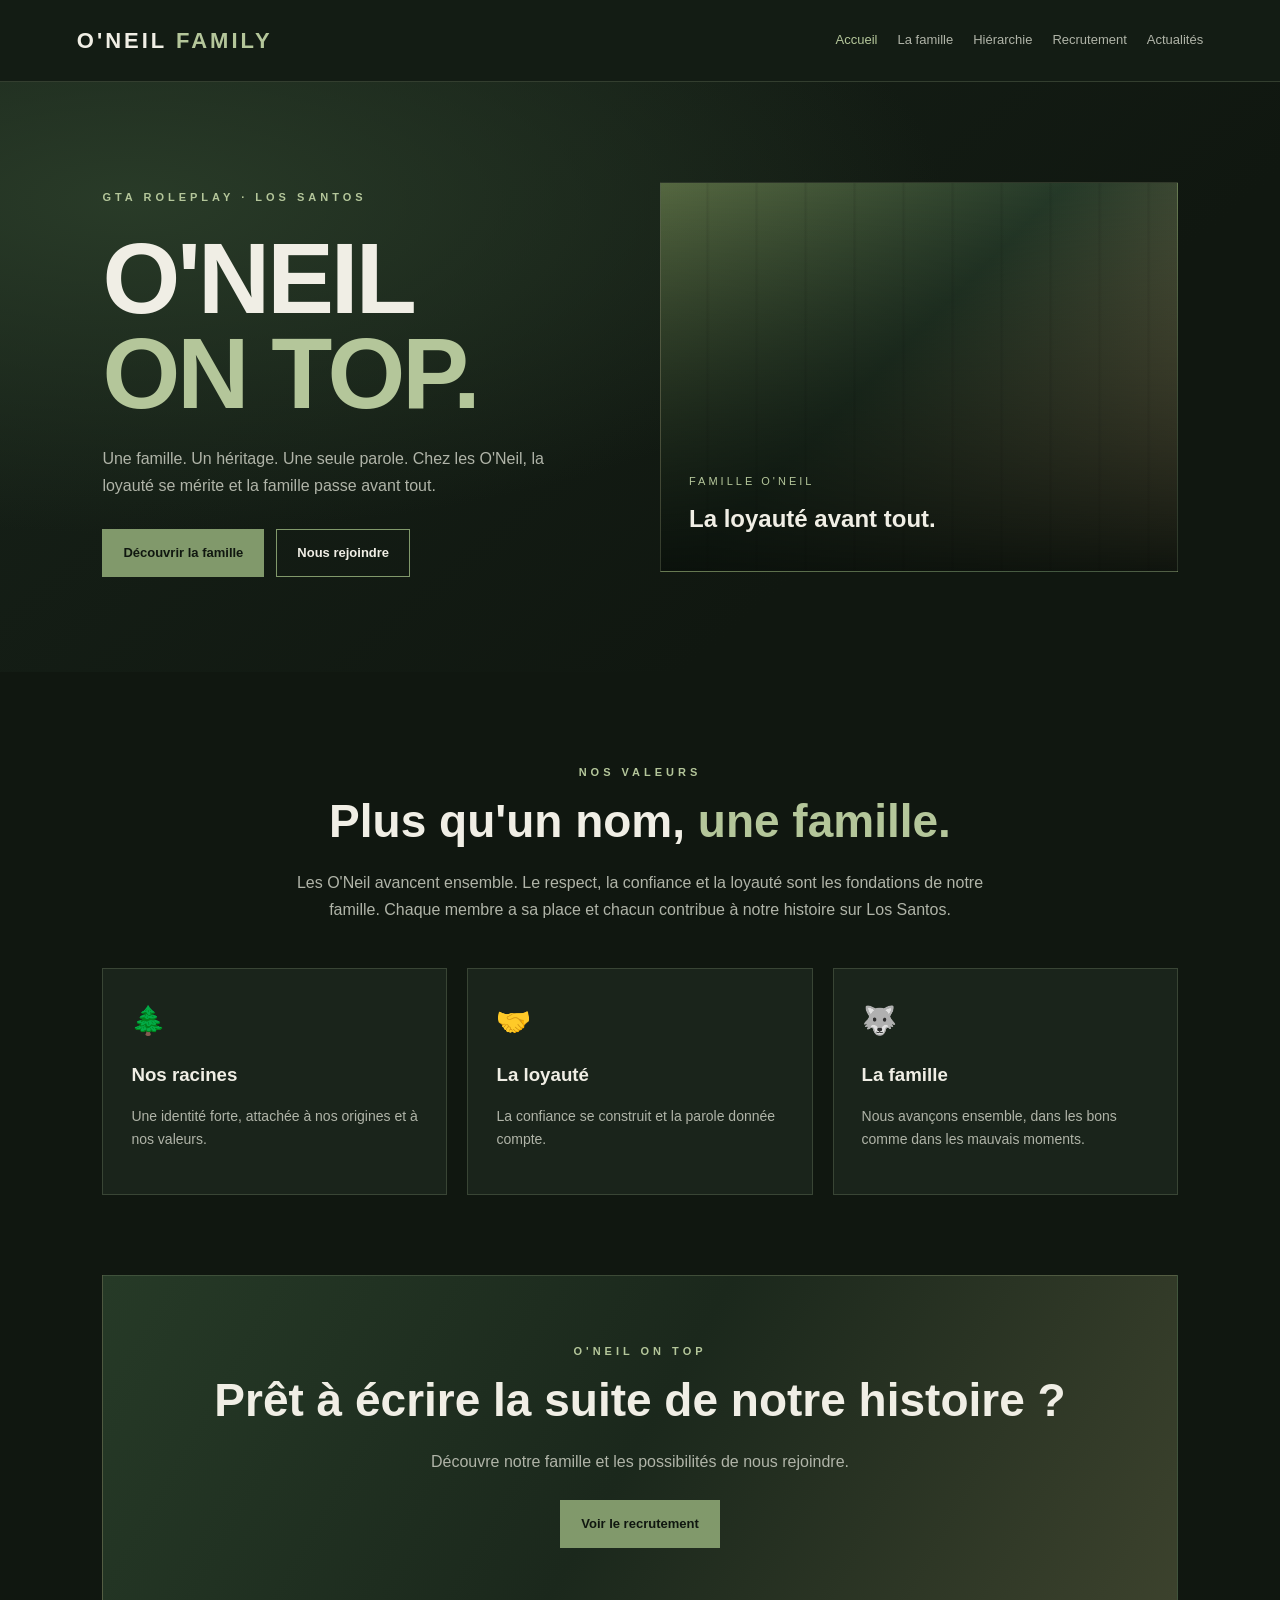
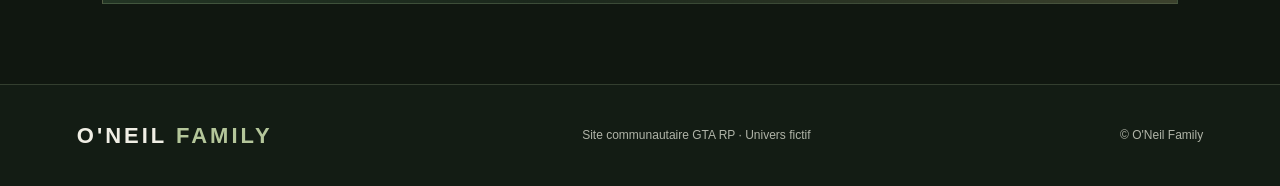
<file: index.html>
<!DOCTYPE html>
<html lang="fr">
<head>
  <meta charset="UTF-8">
  <meta name="viewport" content="width=device-width, initial-scale=1.0">
  <meta name="theme-color" content="#17231b">
  <meta name="description" content="Bienvenue dans la famille O'Neil sur GTA RP.">
  <title>O'Neil Family | Accueil</title>
  <link rel="stylesheet" href="style.css">
</head>
<body>
  <header class="site-header">
    <a class="logo" href="index.html">O'NEIL <span>FAMILY</span></a>

    <nav class="navigation">
      <a class="active" href="index.html">Accueil</a>
      <a href="famille.html">La famille</a>
      <a href="hierarchie.html">Hiérarchie</a>
      <a href="recrutement.html">Recrutement</a>
      <a href="actualites.html">Actualités</a>
    </nav>
  </header>

  <main>
    <section class="hero">
      <div class="hero-content">
        <p class="eyebrow">GTA ROLEPLAY · LOS SANTOS</p>
        <h1>O'NEIL<br><span>ON TOP.</span></h1>
        <p class="hero-text">
          Une famille. Un héritage. Une seule parole.
          Chez les O'Neil, la loyauté se mérite et la famille
          passe avant tout.
        </p>

        <div class="hero-buttons">
          <a class="button button-primary" href="famille.html">
            Découvrir la famille
          </a>
          <a class="button button-secondary" href="recrutement.html">
            Nous rejoindre
          </a>
        </div>
      </div>

      <div class="hero-image">
        <div class="image-overlay">
          <span>FAMILLE O'NEIL</span>
          <p>La loyauté avant tout.</p>
        </div>
      </div>
    </section>

    <section class="intro section">
      <p class="eyebrow">NOS VALEURS</p>
      <h2>Plus qu'un nom, <span>une famille.</span></h2>
      <p>
        Les O'Neil avancent ensemble. Le respect, la confiance
        et la loyauté sont les fondations de notre famille.
        Chaque membre a sa place et chacun contribue à notre
        histoire sur Los Santos.
      </p>

      <div class="feature-grid">
        <article class="feature-card">
          <span class="feature-icon">🌲</span>
          <h3>Nos racines</h3>
          <p>Une identité forte, attachée à nos origines et à nos valeurs.</p>
        </article>

        <article class="feature-card">
          <span class="feature-icon">🤝</span>
          <h3>La loyauté</h3>
          <p>La confiance se construit et la parole donnée compte.</p>
        </article>

        <article class="feature-card">
          <span class="feature-icon">🐺</span>
          <h3>La famille</h3>
          <p>Nous avançons ensemble, dans les bons comme dans les mauvais moments.</p>
        </article>
      </div>
    </section>

    <section class="join-banner">
      <p class="eyebrow">O'NEIL ON TOP</p>
      <h2>Prêt à écrire la suite de notre histoire ?</h2>
      <p>Découvre notre famille et les possibilités de nous rejoindre.</p>
      <a class="button button-primary" href="recrutement.html">
        Voir le recrutement
      </a>
    </section>
  </main>

  <footer class="site-footer">
    <a class="logo" href="index.html">O'NEIL <span>FAMILY</span></a>
    <p>Site communautaire GTA RP · Univers fictif</p>
    <p>© O'Neil Family</p>
  </footer>

  <script src="script.js"></script>
</body>
</html>
</file>
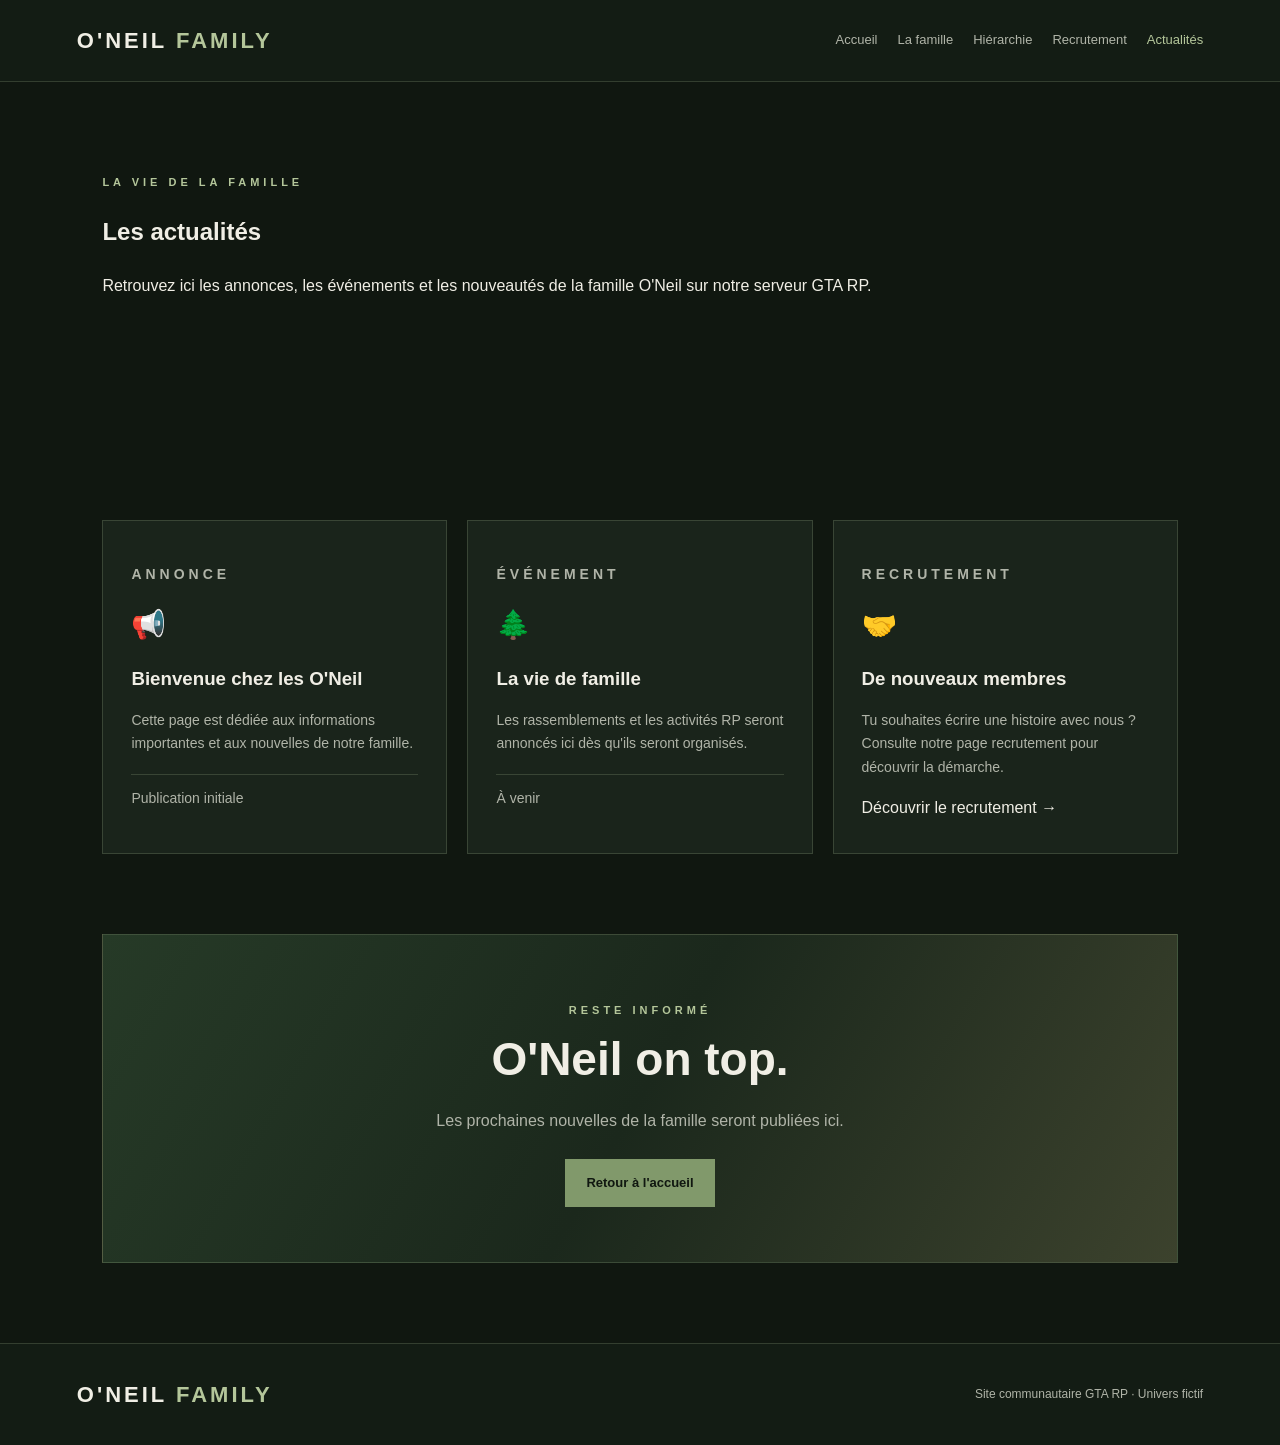
<file: actualites.html>
<!DOCTYPE html>
<html lang="fr">
<head>
  <meta charset="UTF-8">
  <meta name="viewport" content="width=device-width, initial-scale=1.0">
  <title>O'Neil Family | Actualités</title>
  <link rel="stylesheet" href="style.css">
</head>
<body>
  <header class="site-header">
    <a class="logo" href="index.html">O'NEIL <span>FAMILY</span></a>
    <nav class="navigation">
      <a href="index.html">Accueil</a>
      <a href="famille.html">La famille</a>
      <a href="hierarchie.html">Hiérarchie</a>
      <a href="recrutement.html">Recrutement</a>
      <a class="active" href="actualites.html">Actualités</a>
    </nav>
  </header>

  <main>
    <section class="section">
      <p class="eyebrow">LA VIE DE LA FAMILLE</p>
      <h1>Les <span>actualités</span></h1>
      <p>
        Retrouvez ici les annonces, les événements et les nouveautés
        de la famille O'Neil sur notre serveur GTA RP.
      </p>
    </section>

    <section class="section">
      <div class="feature-grid">
        <article class="feature-card">
          <p class="eyebrow">ANNONCE</p>
          <span class="feature-icon">📢</span>
          <h3>Bienvenue chez les O'Neil</h3>
          <p>
            Cette page est dédiée aux informations importantes
            et aux nouvelles de notre famille.
          </p>
          <p class="news-date">Publication initiale</p>
        </article>

        <article class="feature-card">
          <p class="eyebrow">ÉVÉNEMENT</p>
          <span class="feature-icon">🌲</span>
          <h3>La vie de famille</h3>
          <p>
            Les rassemblements et les activités RP seront annoncés ici
            dès qu'ils seront organisés.
          </p>
          <p class="news-date">À venir</p>
        </article>

        <article class="feature-card">
          <p class="eyebrow">RECRUTEMENT</p>
          <span class="feature-icon">🤝</span>
          <h3>De nouveaux membres</h3>
          <p>
            Tu souhaites écrire une histoire avec nous ?
            Consulte notre page recrutement pour découvrir la démarche.
          </p>
          <a href="recrutement.html">Découvrir le recrutement →</a>
        </article>
      </div>
    </section>

    <section class="join-banner">
      <p class="eyebrow">RESTE INFORMÉ</p>
      <h2>O'Neil on top.</h2>
      <p>Les prochaines nouvelles de la famille seront publiées ici.</p>
      <a class="button button-primary" href="index.html">Retour à l'accueil</a>
    </section>
  </main>

  <footer class="site-footer">
    <a class="logo" href="index.html">O'NEIL <span>FAMILY</span></a>
    <p>Site communautaire GTA RP · Univers fictif</p>
  </footer>

  <script src="script.js"></script>
</body>
</html>
</file>
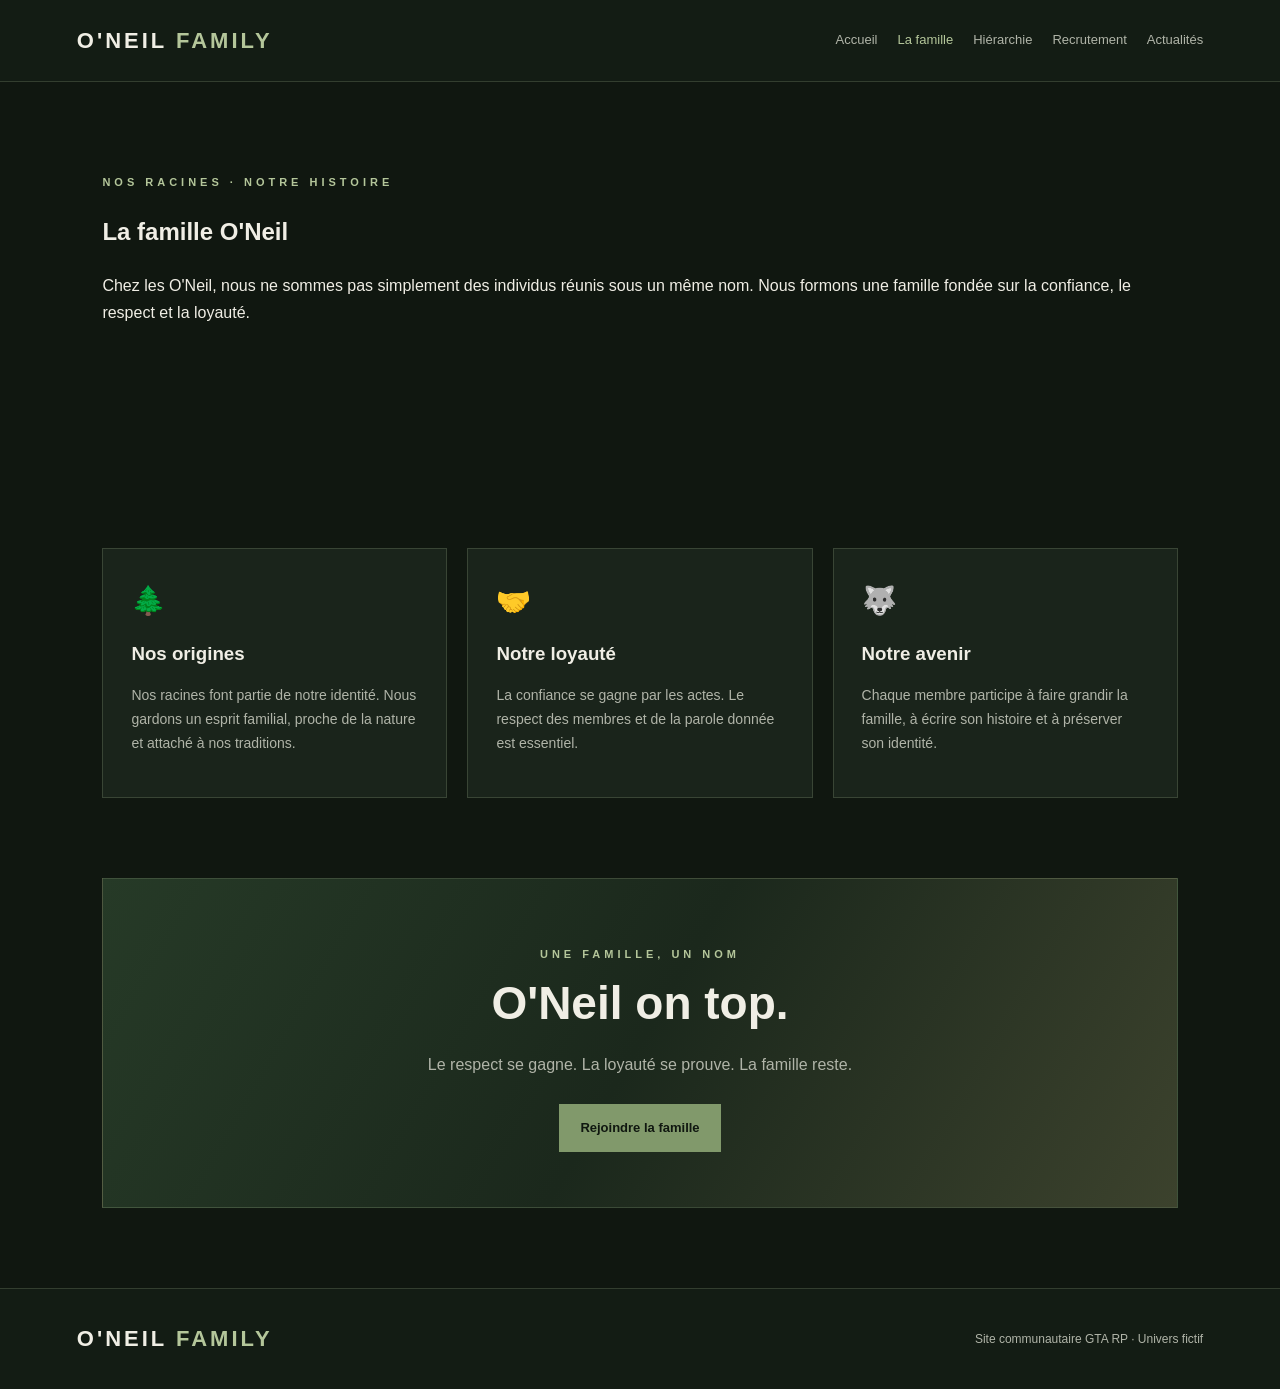
<file: famille.html>
<!DOCTYPE html>
<html lang="fr">
<head>
  <meta charset="UTF-8">
  <meta name="viewport" content="width=device-width, initial-scale=1.0">
  <title>O'Neil Family | La famille</title>
  <link rel="stylesheet" href="style.css">
</head>
<body>
  <header class="site-header">
    <a class="logo" href="index.html">O'NEIL <span>FAMILY</span></a>
    <nav class="navigation">
      <a href="index.html">Accueil</a>
      <a class="active" href="famille.html">La famille</a>
      <a href="hierarchie.html">Hiérarchie</a>
      <a href="recrutement.html">Recrutement</a>
      <a href="actualites.html">Actualités</a>
    </nav>
  </header>

  <main>
    <section class="section">
      <p class="eyebrow">NOS RACINES · NOTRE HISTOIRE</p>
      <h1>La famille <span>O'Neil</span></h1>
      <p>
        Chez les O'Neil, nous ne sommes pas simplement des individus
        réunis sous un même nom. Nous formons une famille fondée sur
        la confiance, le respect et la loyauté.
      </p>
    </section>

    <section class="section">
      <div class="feature-grid">
        <article class="feature-card">
          <span class="feature-icon">🌲</span>
          <h3>Nos origines</h3>
          <p>
            Nos racines font partie de notre identité. Nous gardons
            un esprit familial, proche de la nature et attaché à nos traditions.
          </p>
        </article>

        <article class="feature-card">
          <span class="feature-icon">🤝</span>
          <h3>Notre loyauté</h3>
          <p>
            La confiance se gagne par les actes. Le respect des membres
            et de la parole donnée est essentiel.
          </p>
        </article>

        <article class="feature-card">
          <span class="feature-icon">🐺</span>
          <h3>Notre avenir</h3>
          <p>
            Chaque membre participe à faire grandir la famille,
            à écrire son histoire et à préserver son identité.
          </p>
        </article>
      </div>
    </section>

    <section class="join-banner">
      <p class="eyebrow">UNE FAMILLE, UN NOM</p>
      <h2>O'Neil on top.</h2>
      <p>Le respect se gagne. La loyauté se prouve. La famille reste.</p>
      <a class="button button-primary" href="recrutement.html">
        Rejoindre la famille
      </a>
    </section>
  </main>

  <footer class="site-footer">
    <a class="logo" href="index.html">O'NEIL <span>FAMILY</span></a>
    <p>Site communautaire GTA RP · Univers fictif</p>
  </footer>

  <script src="script.js"></script>
</body>
</html>
</file>
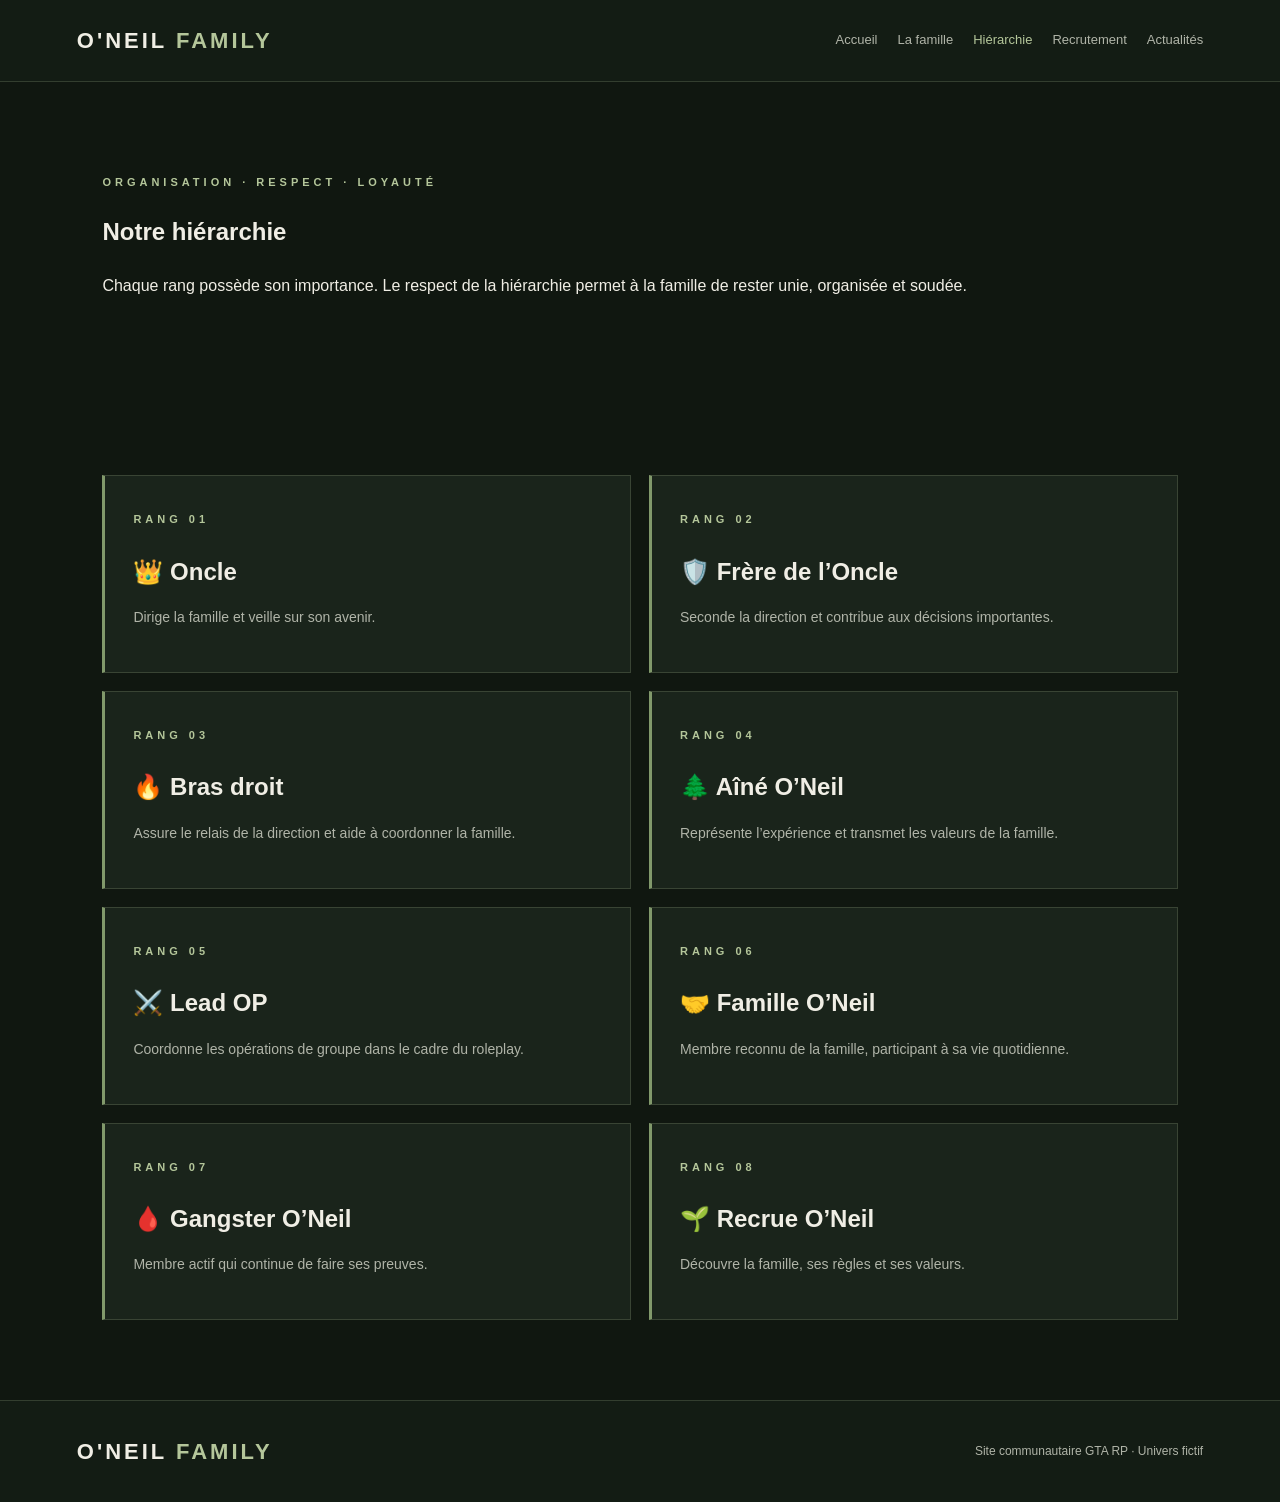
<file: hierarchie.html>
<!DOCTYPE html>
<html lang="fr">
<head>
  <meta charset="UTF-8">
  <meta name="viewport" content="width=device-width, initial-scale=1.0">
  <title>O'Neil Family | Hiérarchie</title>
  <link rel="stylesheet" href="style.css">
</head>
<body>
  <header class="site-header">
    <a class="logo" href="index.html">O'NEIL <span>FAMILY</span></a>
    <nav class="navigation">
      <a href="index.html">Accueil</a>
      <a href="famille.html">La famille</a>
      <a class="active" href="hierarchie.html">Hiérarchie</a>
      <a href="recrutement.html">Recrutement</a>
      <a href="actualites.html">Actualités</a>
    </nav>
  </header>

  <main>
    <section class="section">
      <p class="eyebrow">ORGANISATION · RESPECT · LOYAUTÉ</p>
      <h1>Notre <span>hiérarchie</span></h1>
      <p>
        Chaque rang possède son importance. Le respect de la hiérarchie
        permet à la famille de rester unie, organisée et soudée.
      </p>
    </section>

    <section class="section">
      <div class="rank-list">
        <article class="feature-card">
          <span class="eyebrow">RANG 01</span>
          <h2>👑 Oncle</h2>
          <p>Dirige la famille et veille sur son avenir.</p>
        </article>

        <article class="feature-card">
          <span class="eyebrow">RANG 02</span>
          <h2>🛡️ Frère de l’Oncle</h2>
          <p>Seconde la direction et contribue aux décisions importantes.</p>
        </article>

        <article class="feature-card">
          <span class="eyebrow">RANG 03</span>
          <h2>🔥 Bras droit</h2>
          <p>Assure le relais de la direction et aide à coordonner la famille.</p>
        </article>

        <article class="feature-card">
          <span class="eyebrow">RANG 04</span>
          <h2>🌲 Aîné O’Neil</h2>
          <p>Représente l’expérience et transmet les valeurs de la famille.</p>
        </article>

        <article class="feature-card">
          <span class="eyebrow">RANG 05</span>
          <h2>⚔️ Lead OP</h2>
          <p>Coordonne les opérations de groupe dans le cadre du roleplay.</p>
        </article>

        <article class="feature-card">
          <span class="eyebrow">RANG 06</span>
          <h2>🤝 Famille O’Neil</h2>
          <p>Membre reconnu de la famille, participant à sa vie quotidienne.</p>
        </article>

        <article class="feature-card">
          <span class="eyebrow">RANG 07</span>
          <h2>🩸 Gangster O’Neil</h2>
          <p>Membre actif qui continue de faire ses preuves.</p>
        </article>

        <article class="feature-card">
          <span class="eyebrow">RANG 08</span>
          <h2>🌱 Recrue O’Neil</h2>
          <p>Découvre la famille, ses règles et ses valeurs.</p>
        </article>
      </div>
    </section>
  </main>

  <footer class="site-footer">
    <a class="logo" href="index.html">O'NEIL <span>FAMILY</span></a>
    <p>Site communautaire GTA RP · Univers fictif</p>
  </footer>

  <script src="script.js"></script>
</body>
</html>
</file>
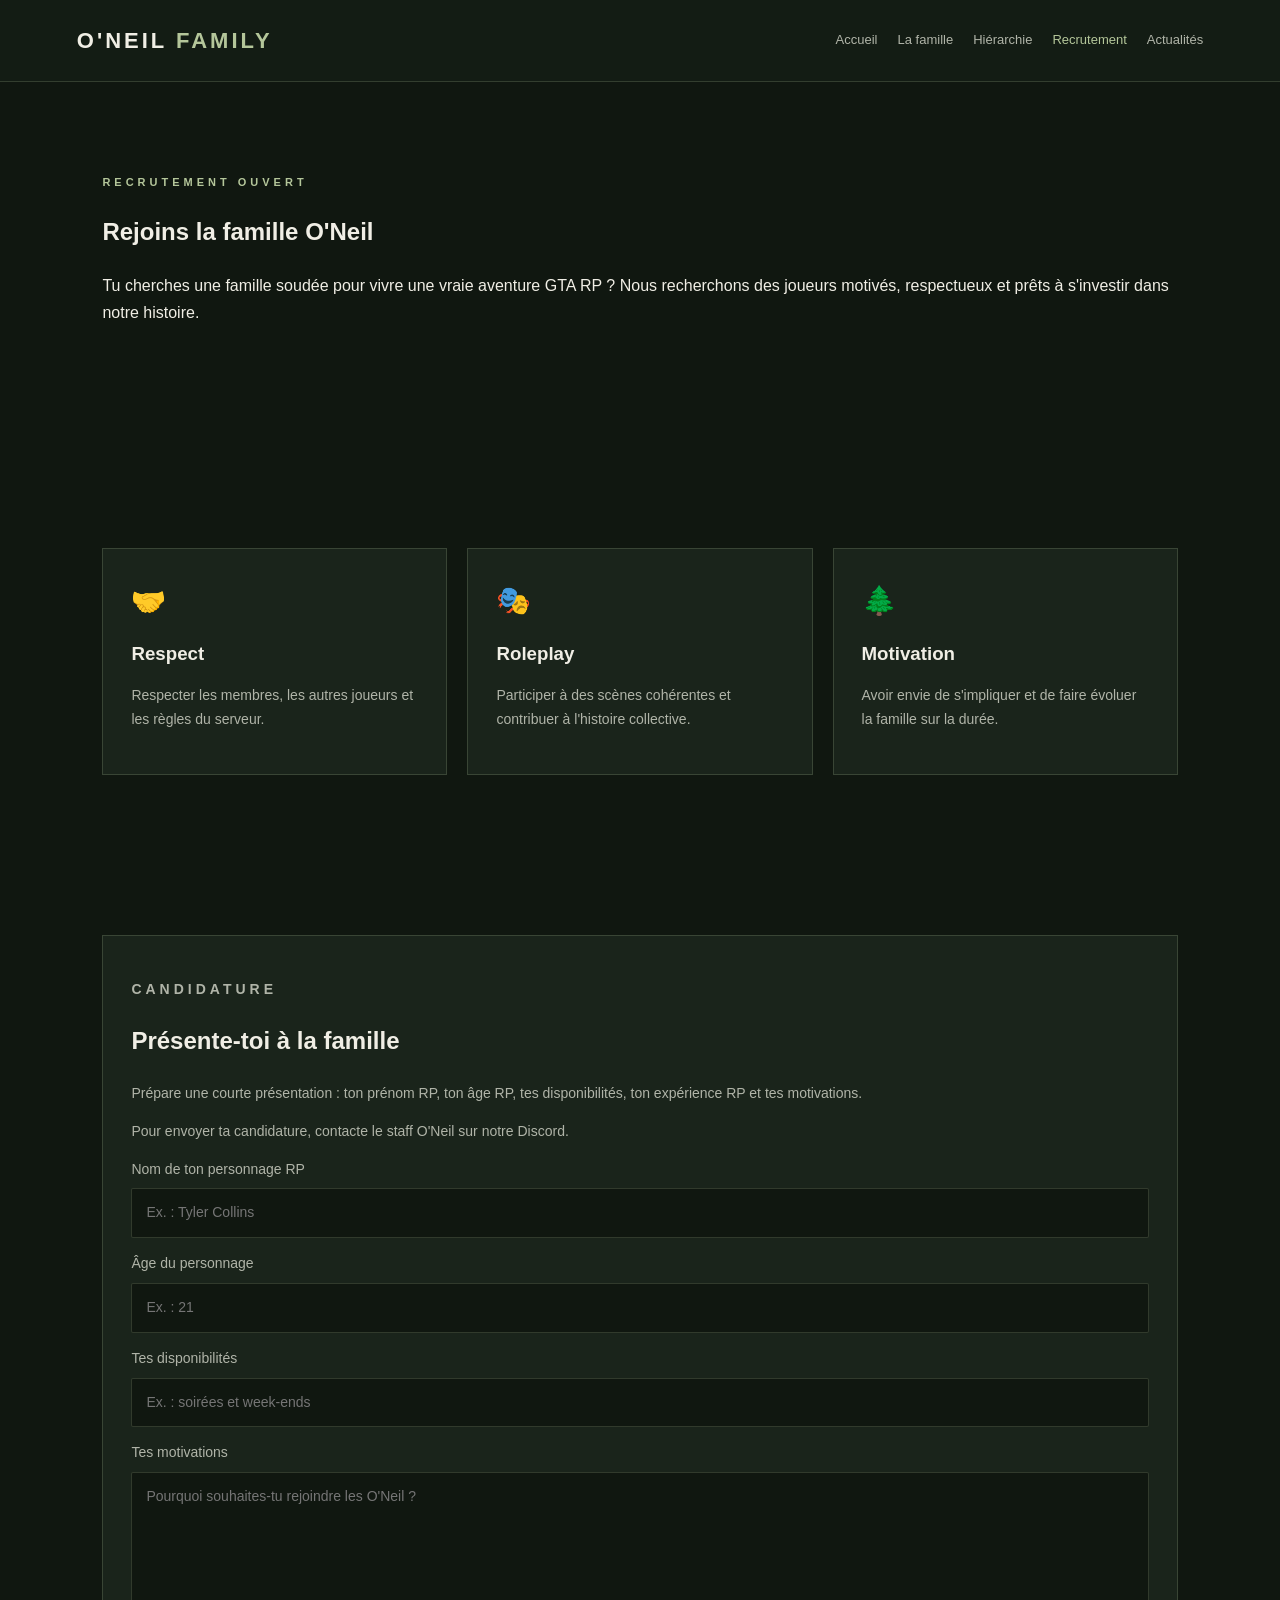
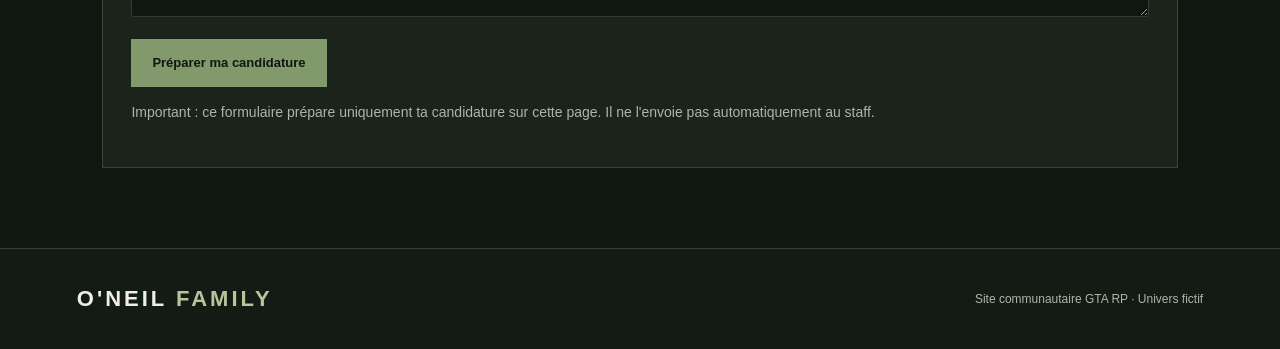
<file: recrutement.html>
<!DOCTYPE html>
<html lang="fr">
<head>
  <meta charset="UTF-8">
  <meta name="viewport" content="width=device-width, initial-scale=1.0">
  <title>O'Neil Family | Recrutement</title>
  <link rel="stylesheet" href="style.css">
</head>
<body>
  <header class="site-header">
    <a class="logo" href="index.html">O'NEIL <span>FAMILY</span></a>
    <nav class="navigation">
      <a href="index.html">Accueil</a>
      <a href="famille.html">La famille</a>
      <a href="hierarchie.html">Hiérarchie</a>
      <a class="active" href="recrutement.html">Recrutement</a>
      <a href="actualites.html">Actualités</a>
    </nav>
  </header>

  <main>
    <section class="section">
      <p class="eyebrow">RECRUTEMENT OUVERT</p>
      <h1>Rejoins la famille <span>O'Neil</span></h1>
      <p>
        Tu cherches une famille soudée pour vivre une vraie aventure
        GTA RP ? Nous recherchons des joueurs motivés, respectueux
        et prêts à s'investir dans notre histoire.
      </p>
    </section>

    <section class="section">
      <div class="feature-grid">
        <article class="feature-card">
          <span class="feature-icon">🤝</span>
          <h3>Respect</h3>
          <p>Respecter les membres, les autres joueurs et les règles du serveur.</p>
        </article>

        <article class="feature-card">
          <span class="feature-icon">🎭</span>
          <h3>Roleplay</h3>
          <p>Participer à des scènes cohérentes et contribuer à l'histoire collective.</p>
        </article>

        <article class="feature-card">
          <span class="feature-icon">🌲</span>
          <h3>Motivation</h3>
          <p>Avoir envie de s'impliquer et de faire évoluer la famille sur la durée.</p>
        </article>
      </div>
    </section>

    <section class="section">
      <div class="feature-card">
        <p class="eyebrow">CANDIDATURE</p>
        <h2>Présente-toi à la famille</h2>
        <p>
          Prépare une courte présentation : ton prénom RP, ton âge RP,
          tes disponibilités, ton expérience RP et tes motivations.
        </p>
        <p>
          Pour envoyer ta candidature, contacte le staff O'Neil
          sur notre Discord.
        </p>

        <form id="recruitment-form">
          <p>
            <label for="rp-name">Nom de ton personnage RP</label><br>
            <input id="rp-name" name="rp-name" type="text"
              placeholder="Ex. : Tyler Collins" required>
          </p>

          <p>
            <label for="rp-age">Âge du personnage</label><br>
            <input id="rp-age" name="rp-age" type="number"
              min="18" max="100" placeholder="Ex. : 21" required>
          </p>

          <p>
            <label for="availability">Tes disponibilités</label><br>
            <input id="availability" name="availability" type="text"
              placeholder="Ex. : soirées et week-ends" required>
          </p>

          <p>
            <label for="motivation">Tes motivations</label><br>
            <textarea id="motivation" name="motivation" rows="5"
              placeholder="Pourquoi souhaites-tu rejoindre les O'Neil ?" required></textarea>
          </p>

          <button class="button button-primary" type="submit">
            Préparer ma candidature
          </button>
          <p id="form-result" aria-live="polite"></p>
        </form>

        <p class="form-note">
          Important : ce formulaire prépare uniquement ta candidature
          sur cette page. Il ne l'envoie pas automatiquement au staff.
        </p>
      </div>
    </section>
  </main>

  <footer class="site-footer">
    <a class="logo" href="index.html">O'NEIL <span>FAMILY</span></a>
    <p>Site communautaire GTA RP · Univers fictif</p>
  </footer>

  <script src="script.js"></script>
</body>
</html>
</file>
<file: style.css>
:root {
  --bg: #101710;
  --panel: #1a241b;
  --green: #81996b;
  --green-light: #b4c69a;
  --text: #f0eee5;
  --muted: #b0b4a8;
  --border: rgba(180, 198, 154, 0.2);
}

* {
  box-sizing: border-box;
}

html {
  scroll-behavior: smooth;
}

body {
  margin: 0;
  background: var(--bg);
  color: var(--text);
  font-family: Arial, Helvetica, sans-serif;
  line-height: 1.7;
}

a {
  color: inherit;
  text-decoration: none;
}

.site-header {
  min-height: 82px;
  padding: 18px 6%;
  display: flex;
  justify-content: space-between;
  align-items: center;
  gap: 24px;
  flex-wrap: wrap;
  background: #131c14;
  border-bottom: 1px solid var(--border);
}

.logo {
  font-weight: 900;
  letter-spacing: 3px;
  font-size: 22px;
}

.logo span {
  color: var(--green-light);
}

.navigation {
  display: flex;
  gap: 20px;
  flex-wrap: wrap;
}

.navigation a {
  color: var(--muted);
  font-size: 13px;
  transition: color 0.2s;
}

.navigation a:hover,
.navigation a.active {
  color: var(--green-light);
}

.hero {
  min-height: 590px;
  display: grid;
  grid-template-columns: 1fr 1fr;
  align-items: center;
  gap: 40px;
  padding: 65px 8%;
  background:
    radial-gradient(ellipse at 10% 20%, #293b28 0%, transparent 50%),
    linear-gradient(140deg, #172219, #101710 70%);
}

.hero-content {
  max-width: 570px;
}

.eyebrow {
  color: var(--green-light);
  font-size: 11px;
  font-weight: bold;
  letter-spacing: 4px;
  text-transform: uppercase;
}

.hero h1 {
  font-size: clamp(56px, 8vw, 100px);
  line-height: 0.95;
  letter-spacing: -3px;
  margin: 24px 0;
}

.hero h1 span,
.intro h2 span {
  color: var(--green-light);
}

.hero-text {
  max-width: 460px;
  color: var(--muted);
  font-size: 16px;
}

.hero-buttons {
  display: flex;
  gap: 12px;
  flex-wrap: wrap;
  margin-top: 30px;
}

.button {
  display: inline-block;
  padding: 12px 20px;
  border: 1px solid var(--green);
  font-size: 13px;
  font-weight: bold;
  transition: 0.2s;
}

.button-primary {
  background: var(--green);
  color: #101710;
}

.button-primary:hover {
  background: var(--green-light);
}

.button-secondary:hover {
  background: rgba(180, 198, 154, 0.1);
}

.hero-image {
  min-height: 390px;
  position: relative;
  overflow: hidden;
  border: 1px solid var(--border);
  background:
    linear-gradient(0deg, rgba(9, 15, 10, 0.95), rgba(9, 15, 10, 0.05)),
    linear-gradient(135deg, #596c43, #273c2a 45%, #8a7955);
}

.hero-image::before {
  content: "";
  position: absolute;
  inset: 0;
  opacity: 0.3;
  background: repeating-linear-gradient(
    90deg,
    transparent 0,
    transparent 45px,
    rgba(0, 0, 0, 0.3) 46px,
    transparent 49px
  );
}

.image-overlay {
  position: absolute;
  left: 28px;
  right: 28px;
  bottom: 25px;
}

.image-overlay span {
  color: var(--green-light);
  font-size: 11px;
  letter-spacing: 3px;
}

.image-overlay p {
  font-size: 24px;
  font-weight: bold;
  margin: 6px 0;
}

.section {
  padding: 80px 8%;
}

.intro {
  text-align: center;
}

.intro h2,
.join-banner h2 {
  font-size: clamp(30px, 5vw, 46px);
  line-height: 1.2;
  margin: 12px 0 20px;
}

.intro > p:not(.eyebrow) {
  max-width: 720px;
  margin: 0 auto;
  color: var(--muted);
}

.feature-grid {
  display: grid;
  grid-template-columns: repeat(3, 1fr);
  gap: 20px;
  margin-top: 45px;
  text-align: left;
}

.feature-card {
  padding: 28px;
  background: var(--panel);
  border: 1px solid var(--border);
}

.feature-icon {
  font-size: 28px;
}

.feature-card h3 {
  margin: 14px 0 8px;
}

.feature-card p {
  color: var(--muted);
  font-size: 14px;
}

.join-banner {
  margin: 0 8% 80px;
  padding: 55px 25px;
  text-align: center;
  background: linear-gradient(120deg, #263a27, #1b281c, #3c422d);
  border: 1px solid var(--border);
}

.join-banner > p:not(.eyebrow) {
  color: var(--muted);
  margin-bottom: 25px;
}

.site-footer {
  display: flex;
  justify-content: space-between;
  align-items: center;
  flex-wrap: wrap;
  gap: 16px;
  padding: 28px 6%;
  background: #131c14;
  border-top: 1px solid var(--border);
}

.site-footer p {
  color: var(--muted);
  font-size: 12px;
}

@media (max-width: 800px) {
  .hero {
    grid-template-columns: 1fr;
    padding: 50px 6%;
  }

  .hero-image {
    min-height: 300px;
  }

  .feature-grid {
    grid-template-columns: 1fr;
  }

  .navigation {
    gap: 12px;
  }

  .site-header {
    padding: 18px 5%;
  }

  .section {
    padding: 55px 6%;
  }

  .join-banner {
    margin: 0 5% 55px;
  }
}

.rank-list {
  display: grid;
  grid-template-columns: repeat(2, minmax(0, 1fr));
  gap: 18px;
}

.rank-list .feature-card {
  border-left: 3px solid var(--green);
}

.rank-list h2 {
  margin-bottom: 8px;
}

@media (max-width: 600px) {
  .rank-list {
    grid-template-columns: 1fr;
  }
}

input,
textarea {
  width: 100%;
  padding: 12px 14px;
  margin-top: 7px;
  border: 1px solid var(--border);
  background: #101710;
  color: var(--text);
  font: inherit;
  border-radius: 2px;
}

input:focus,
textarea:focus {
  outline: 1px solid var(--green-light);
}

textarea {
  resize: vertical;
}

button {
  cursor: pointer;
  font: inherit;
}

.form-note {
  color: var(--muted);
  font-size: 12px;
}

.news-date {
  margin-top: 18px;
  padding-top: 12px;
  border-top: 1px solid var(--border);
  color: var(--green-light);
  font-size: 12px;
}
</file>
